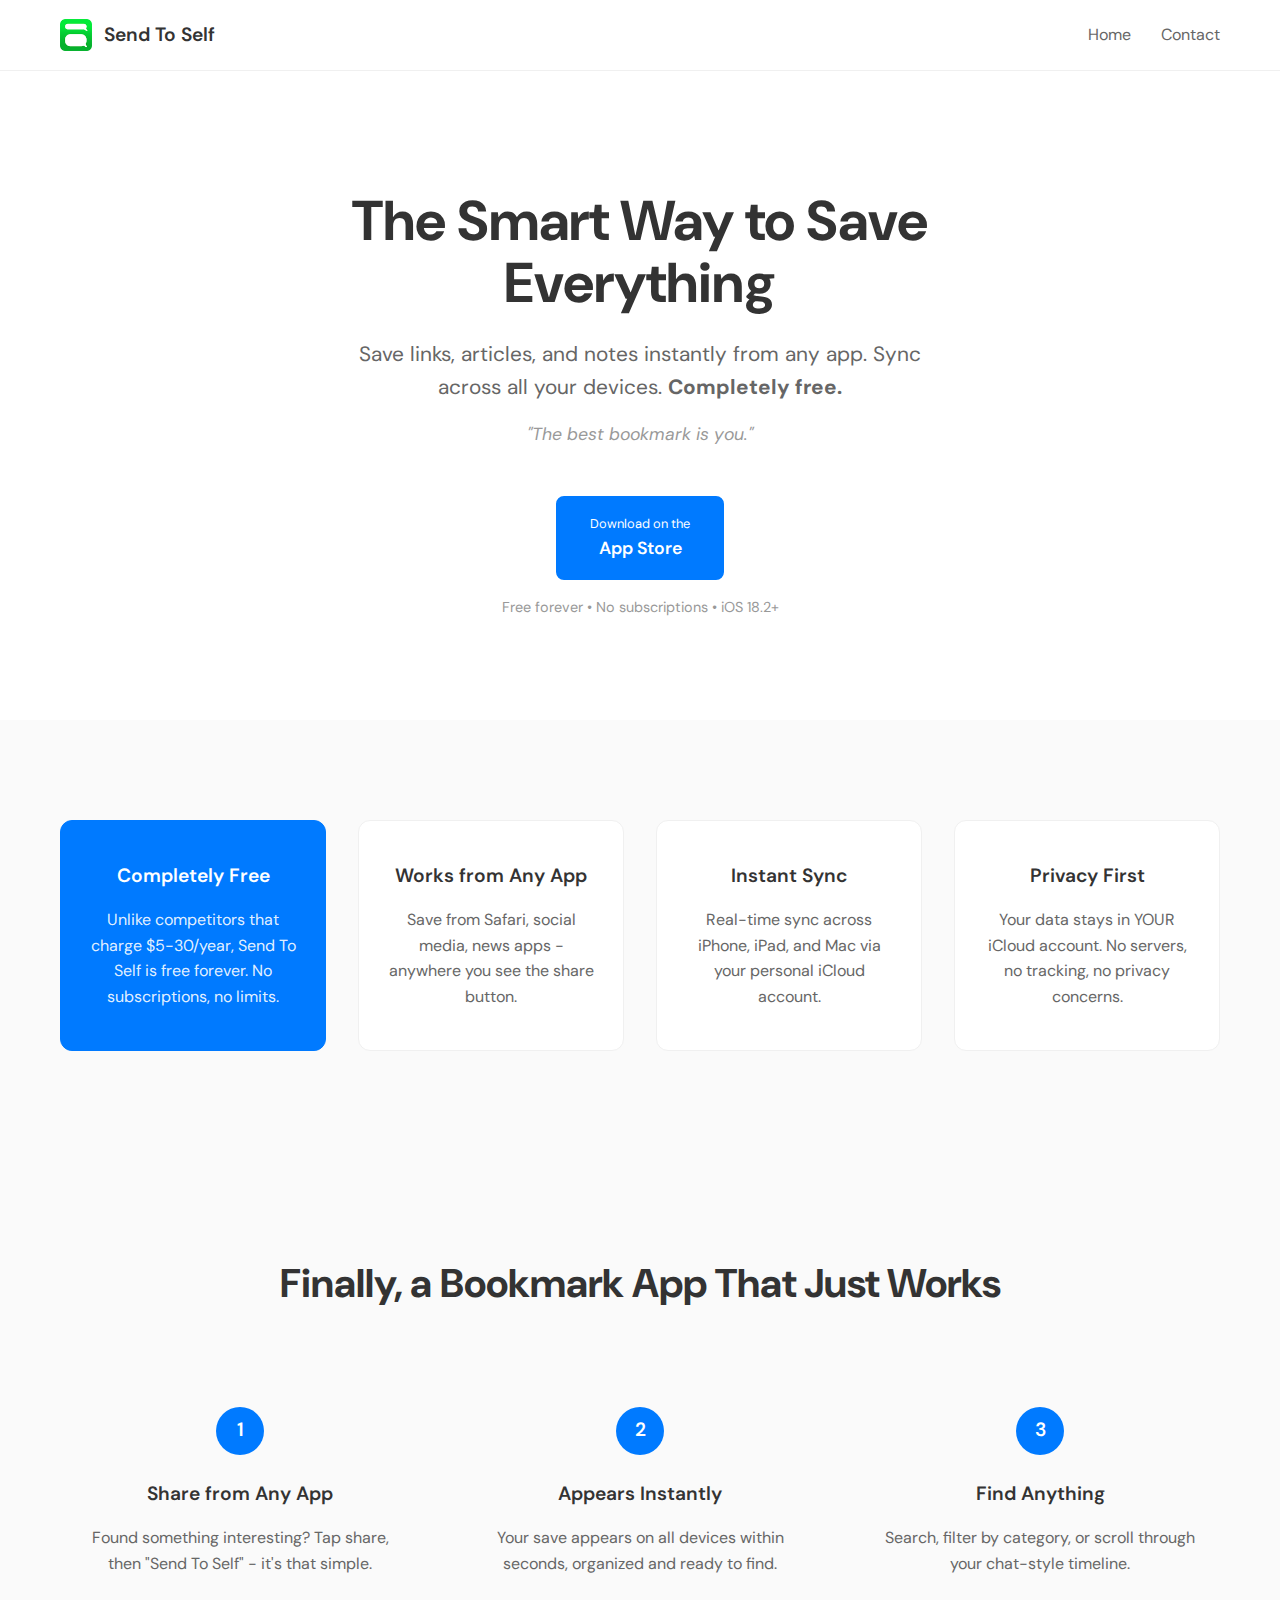
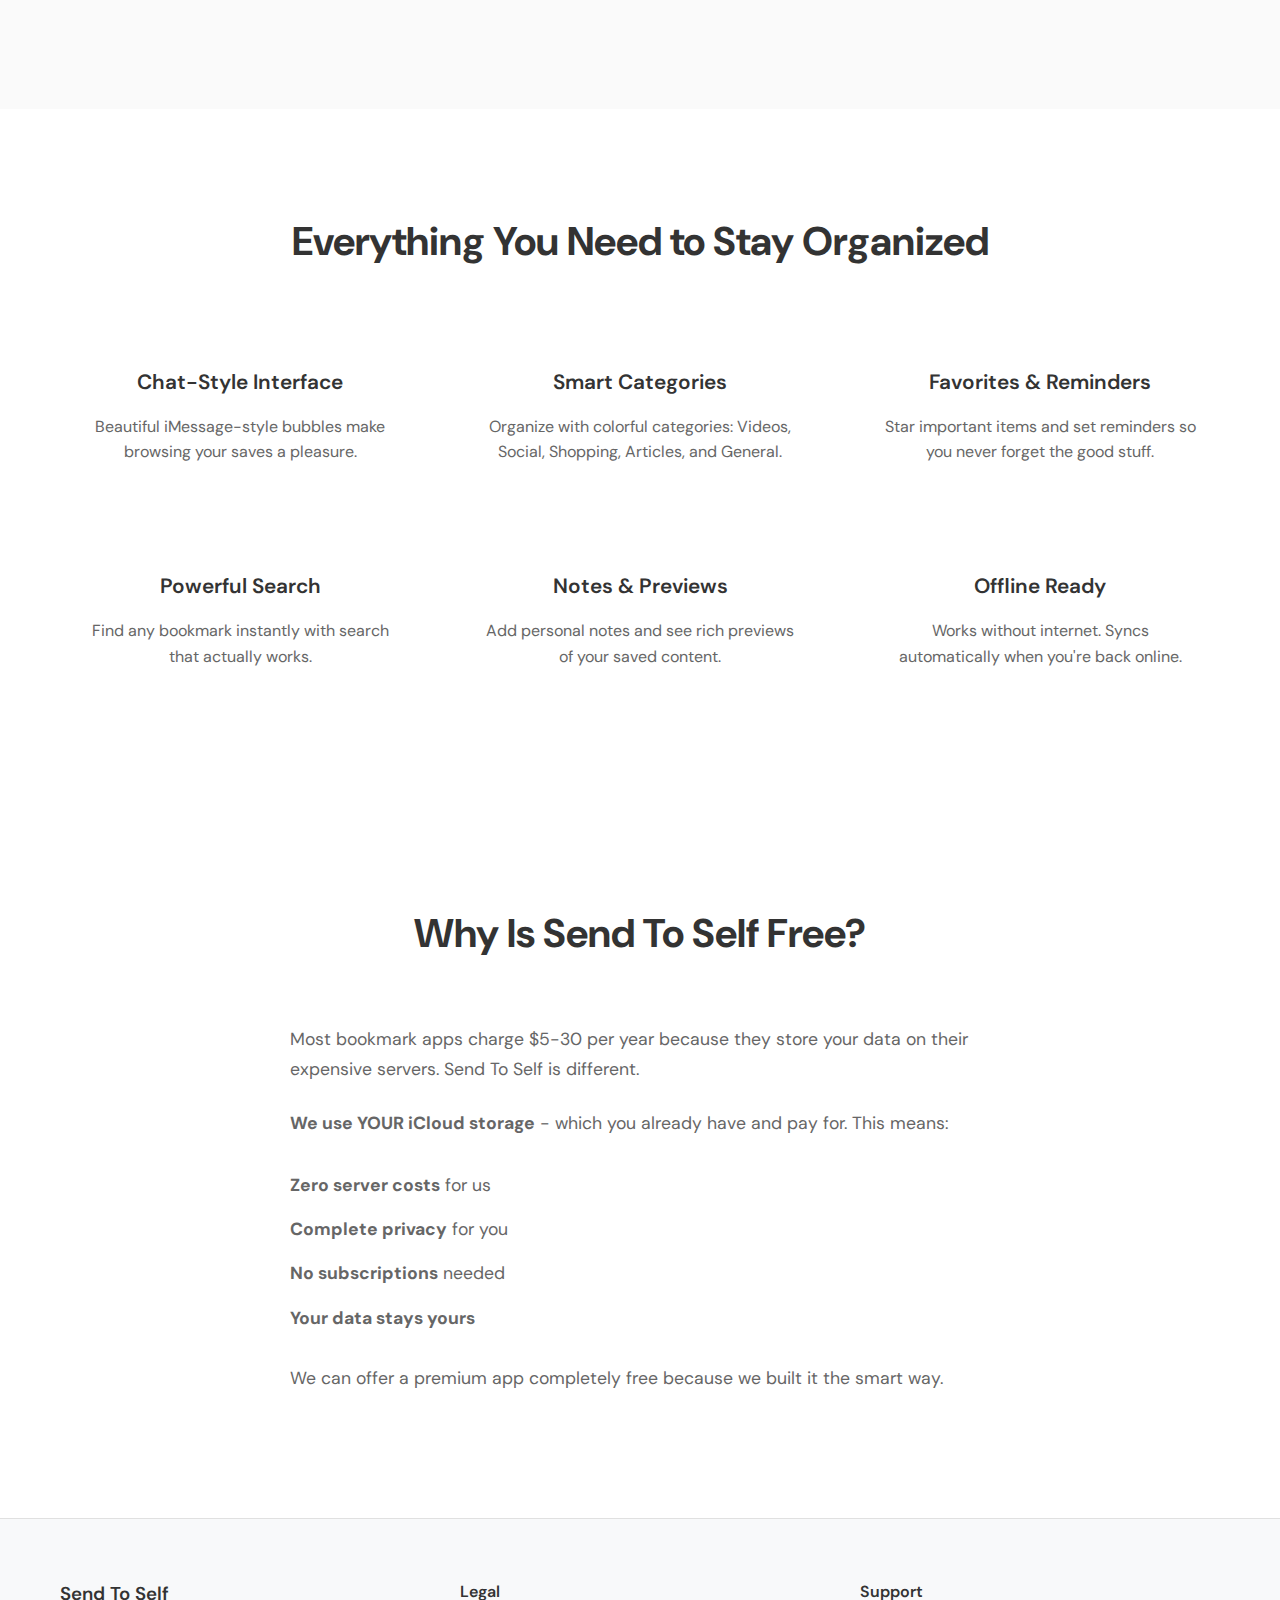
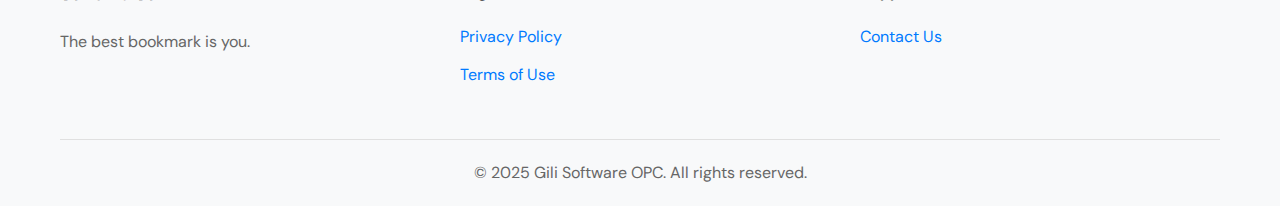
<file: index.html>
<!DOCTYPE html>
<html lang="en">
<head>
    <meta charset="UTF-8">
    <meta name="viewport" content="width=device-width, initial-scale=1.0">
    <title>Send To Self - Smart Bookmarks</title>
    <meta name="description" content="The smart way to save everything. Save links, articles, and notes instantly from any app. Sync across your iOS devices. Completely free.">
    <meta name="keywords" content="bookmark app, save links, organize bookmarks, icloud sync, productivity, read later">
    <link rel="stylesheet" href="styles.css">
</head>
<body>
    <header>
        <nav>
            <div class="nav-container">
                <a href="/" class="logo">
                    <img src="/img/logo.png" alt="Send To Self Logo">
                    Send To Self
                </a>
                <ul class="nav-links">
                    <li><a href="/">Home</a></li>
                    <li><a href="/contact">Contact</a></li>
                </ul>
            </div>
        </nav>
    </header>

    <main>
        <section class="hero">
            <div class="container">
                <h1>The Smart Way to Save<br>Everything</h1>
                <p class="hero-subtitle">Save links, articles, and notes instantly from any app. Sync across all your devices. <strong>Completely free.</strong></p>
                <p class="tagline">"The best bookmark is you."</p>
                <div class="cta-buttons">
                    <a href="https://apps.apple.com/app/id6747897667" class="btn-primary">
                        <span class="app-store-text">Download on the</span>
                        <span class="app-store-main">App Store</span>
                    </a>
                    <p class="cta-subtitle">Free forever • No subscriptions • iOS 18.2+</p>
                </div>
            </div>
        </section>

        <section class="value-props">
            <div class="container">
                <div class="value-prop-grid">
                    <div class="value-prop highlight">
                        <h3>Completely Free</h3>
                        <p>Unlike competitors that charge $5-30/year, Send To Self is free forever. No subscriptions, no limits.</p>
                    </div>
                    <div class="value-prop">
                        <h3>Works from Any App</h3>
                        <p>Save from Safari, social media, news apps - anywhere you see the share button.</p>
                    </div>
                    <div class="value-prop">
                        <h3>Instant Sync</h3>
                        <p>Real-time sync across iPhone, iPad, and Mac via your personal iCloud account.</p>
                    </div>
                    <div class="value-prop">
                        <h3>Privacy First</h3>
                        <p>Your data stays in YOUR iCloud account. No servers, no tracking, no privacy concerns.</p>
                    </div>
                </div>
            </div>
        </section>

        <section class="how-it-works">
            <div class="container">
                <h2>Finally, a Bookmark App That Just Works</h2>
                <div class="steps">
                    <div class="step">
                        <div class="step-number">1</div>
                        <h3>Share from Any App</h3>
                        <p>Found something interesting? Tap share, then "Send To Self" - it's that simple.</p>
                    </div>
                    <div class="step">
                        <div class="step-number">2</div>
                        <h3>Appears Instantly</h3>
                        <p>Your save appears on all devices within seconds, organized and ready to find.</p>
                    </div>
                    <div class="step">
                        <div class="step-number">3</div>
                        <h3>Find Anything</h3>
                        <p>Search, filter by category, or scroll through your chat-style timeline.</p>
                    </div>
                </div>
            </div>
        </section>

        <section class="features">
            <div class="container">
                <h2>Everything You Need to Stay Organized</h2>
                <div class="features-grid">
                    <div class="feature">
                        <h3>Chat-Style Interface</h3>
                        <p>Beautiful iMessage-style bubbles make browsing your saves a pleasure.</p>
                    </div>
                    <div class="feature">
                        <h3>Smart Categories</h3>
                        <p>Organize with colorful categories: Videos, Social, Shopping, Articles, and General.</p>
                    </div>
                    <div class="feature">
                        <h3>Favorites & Reminders</h3>
                        <p>Star important items and set reminders so you never forget the good stuff.</p>
                    </div>
                    <div class="feature">
                        <h3>Powerful Search</h3>
                        <p>Find any bookmark instantly with search that actually works.</p>
                    </div>
                    <div class="feature">
                        <h3>Notes & Previews</h3>
                        <p>Add personal notes and see rich previews of your saved content.</p>
                    </div>
                    <div class="feature">
                        <h3>Offline Ready</h3>
                        <p>Works without internet. Syncs automatically when you're back online.</p>
                    </div>
                </div>
            </div>
        </section>


        <section class="why-free">
            <div class="container">
                <h2>Why Is Send To Self Free?</h2>
                <div class="why-free-content">
                    <div class="why-free-text">
                        <p>Most bookmark apps charge $5-30 per year because they store your data on their expensive servers. Send To Self is different.</p>
                        <p><strong>We use YOUR iCloud storage</strong> - which you already have and pay for. This means:</p>
                        <ul>
                            <li><strong>Zero server costs</strong> for us</li>
                            <li><strong>Complete privacy</strong> for you</li>
                            <li><strong>No subscriptions</strong> needed</li>
                            <li><strong>Your data stays yours</strong></li>
                        </ul>
                        <p>We can offer a premium app completely free because we built it the smart way.</p>
                    </div>
                </div>
            </div>
        </section>

    </main>

    <footer>
        <div class="container">
            <div class="footer-content">
                <div class="footer-section">
                    <h3>Send To Self</h3>
                    <p>The best bookmark is you.</p>
                </div>
                <div class="footer-section">
                    <h4>Legal</h4>
                    <ul>
                        <li><a href="/privacy">Privacy Policy</a></li>
                        <li><a href="/terms">Terms of Use</a></li>
                    </ul>
                </div>
                <div class="footer-section">
                    <h4>Support</h4>
                    <ul>
                        <li><a href="/contact">Contact Us</a></li>
                    </ul>
                </div>
            </div>
            <div class="footer-bottom">
                <p>&copy; 2025 Gili Software OPC. All rights reserved.</p>
            </div>
        </div>
    </footer>
</body>
</html>
</file>
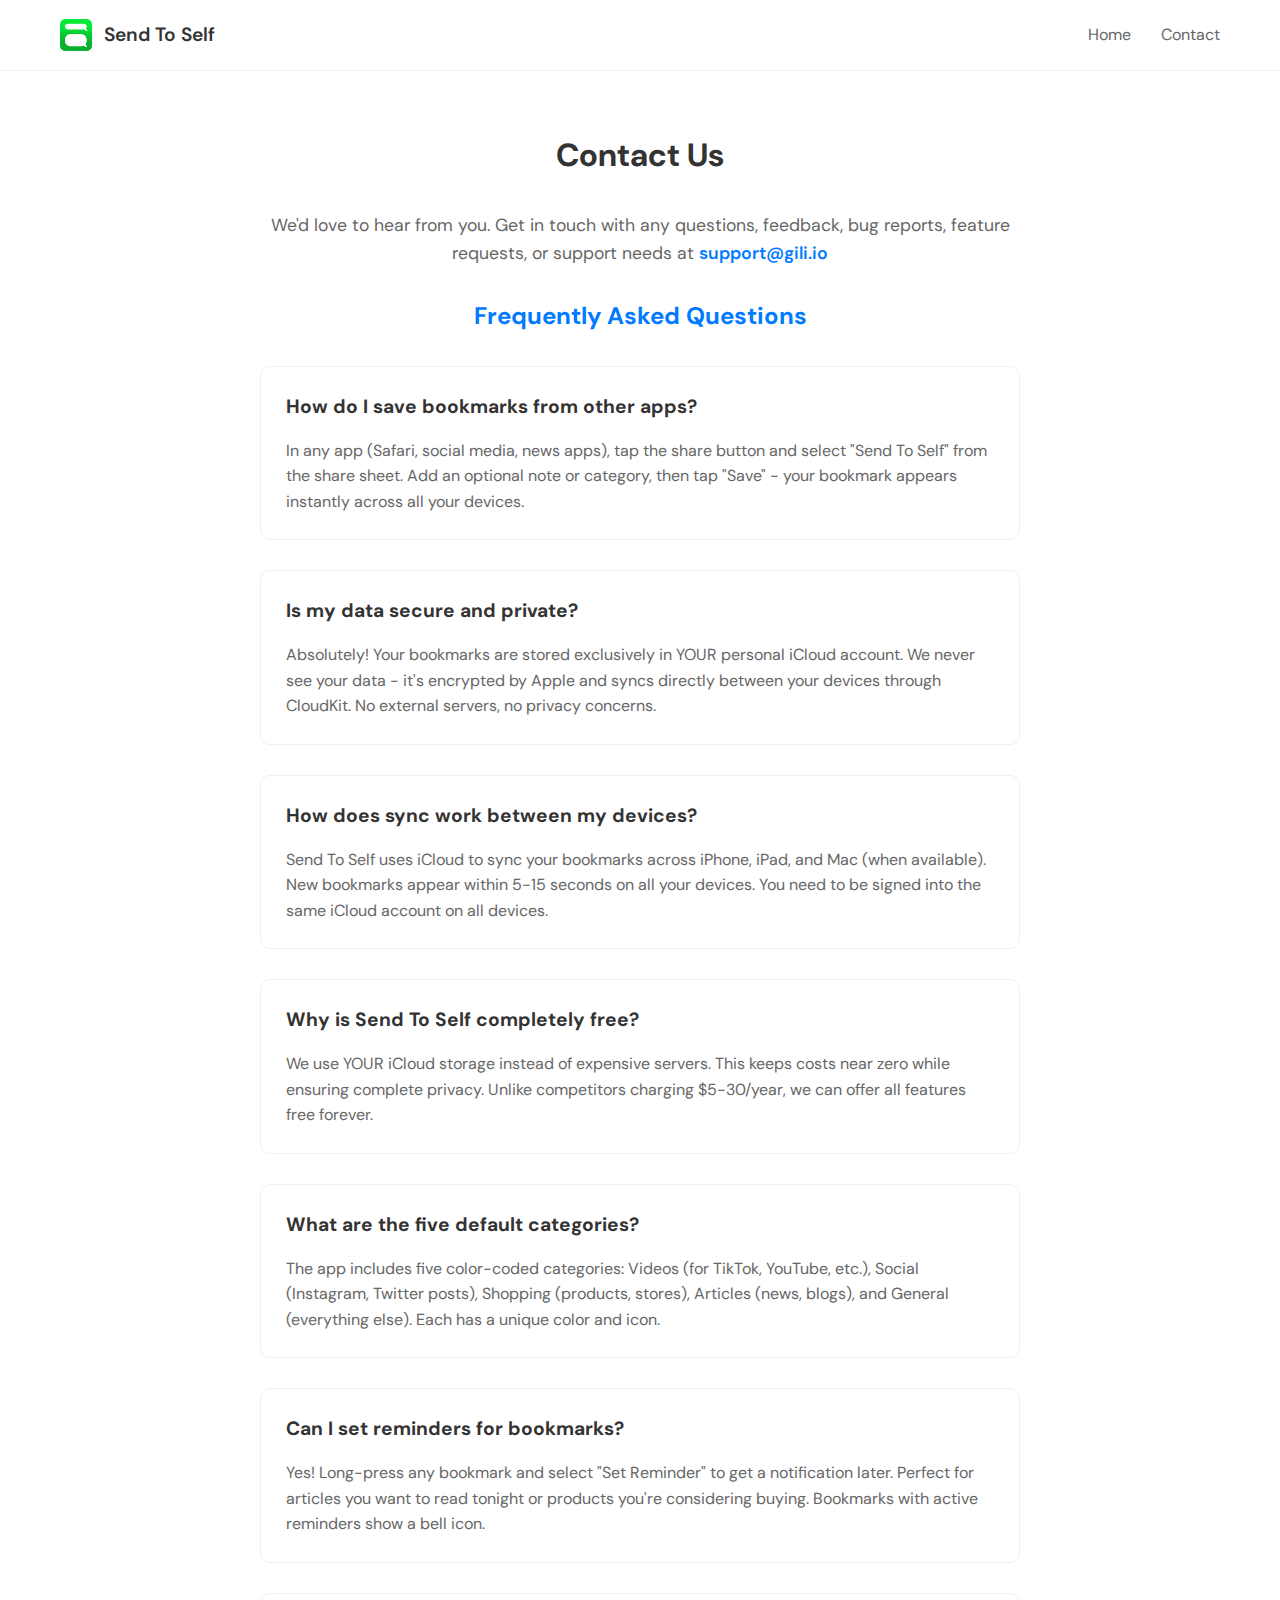
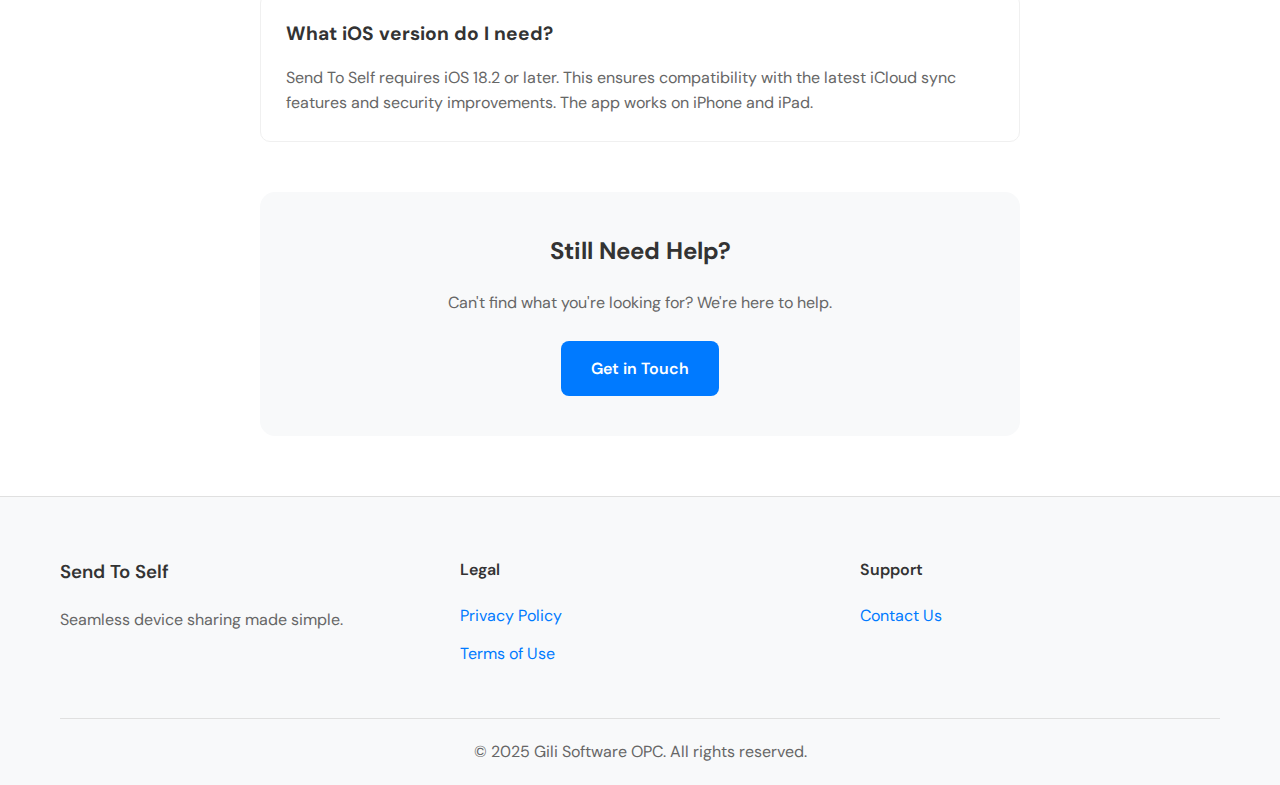
<file: contact.html>
<!DOCTYPE html>
<html lang="en">
<head>
    <meta charset="UTF-8">
    <meta name="viewport" content="width=device-width, initial-scale=1.0">
    <title>Contact Us - Send To Self</title>
    <meta name="description" content="Contact Send To Self for support and inquiries">
    <link rel="stylesheet" href="styles.css">
</head>
<body>
    <header>
        <nav>
            <div class="nav-container">
                <a href="/" class="logo">
                    <img src="/img/logo.png" alt="Send To Self Logo">
                    Send To Self
                </a>
                <ul class="nav-links">
                    <li><a href="/">Home</a></li>
                    <li><a href="/contact">Contact</a></li>
                </ul>
            </div>
        </nav>
    </header>

    <main style="margin-top: 70px;">
        <div class="container" style="max-width: 800px; padding: 60px 20px;">
            <h1 style="margin-bottom: 30px; color: #333; text-align: center;">Contact Us</h1>
            <p style="margin-bottom: 30px; color: #666; text-align: center; font-size: 1.1rem;">We'd love to hear from you. Get in touch with any questions, feedback, bug reports, feature requests, or support needs at <a href="mailto:support@gili.io" style="color: #007AFF; text-decoration: none; font-weight: 600;">support@gili.io</a></p>

            <section style="margin-bottom: 50px;">
                <h2 style="margin-bottom: 30px; color: #007AFF; text-align: center;">Frequently Asked Questions</h2>
                
                <div style="margin-bottom: 30px; padding: 25px; background: white; border-radius: 10px; border: 1px solid #f0f0f0;">
                    <h3 style="margin-bottom: 15px; color: #333; font-size: 1.2rem;">How do I save bookmarks from other apps?</h3>
                    <p style="color: #666; line-height: 1.6;">In any app (Safari, social media, news apps), tap the share button and select "Send To Self" from the share sheet. Add an optional note or category, then tap "Save" - your bookmark appears instantly across all your devices.</p>
                </div>

                <div style="margin-bottom: 30px; padding: 25px; background: white; border-radius: 10px; border: 1px solid #f0f0f0;">
                    <h3 style="margin-bottom: 15px; color: #333; font-size: 1.2rem;">Is my data secure and private?</h3>
                    <p style="color: #666; line-height: 1.6;">Absolutely! Your bookmarks are stored exclusively in YOUR personal iCloud account. We never see your data - it's encrypted by Apple and syncs directly between your devices through CloudKit. No external servers, no privacy concerns.</p>
                </div>

                <div style="margin-bottom: 30px; padding: 25px; background: white; border-radius: 10px; border: 1px solid #f0f0f0;">
                    <h3 style="margin-bottom: 15px; color: #333; font-size: 1.2rem;">How does sync work between my devices?</h3>
                    <p style="color: #666; line-height: 1.6;">Send To Self uses iCloud to sync your bookmarks across iPhone, iPad, and Mac (when available). New bookmarks appear within 5-15 seconds on all your devices. You need to be signed into the same iCloud account on all devices.</p>
                </div>

                <div style="margin-bottom: 30px; padding: 25px; background: white; border-radius: 10px; border: 1px solid #f0f0f0;">
                    <h3 style="margin-bottom: 15px; color: #333; font-size: 1.2rem;">Why is Send To Self completely free?</h3>
                    <p style="color: #666; line-height: 1.6;">We use YOUR iCloud storage instead of expensive servers. This keeps costs near zero while ensuring complete privacy. Unlike competitors charging $5-30/year, we can offer all features free forever.</p>
                </div>

                <div style="margin-bottom: 30px; padding: 25px; background: white; border-radius: 10px; border: 1px solid #f0f0f0;">
                    <h3 style="margin-bottom: 15px; color: #333; font-size: 1.2rem;">What are the five default categories?</h3>
                    <p style="color: #666; line-height: 1.6;">The app includes five color-coded categories: Videos (for TikTok, YouTube, etc.), Social (Instagram, Twitter posts), Shopping (products, stores), Articles (news, blogs), and General (everything else). Each has a unique color and icon.</p>
                </div>

                <div style="margin-bottom: 30px; padding: 25px; background: white; border-radius: 10px; border: 1px solid #f0f0f0;">
                    <h3 style="margin-bottom: 15px; color: #333; font-size: 1.2rem;">Can I set reminders for bookmarks?</h3>
                    <p style="color: #666; line-height: 1.6;">Yes! Long-press any bookmark and select "Set Reminder" to get a notification later. Perfect for articles you want to read tonight or products you're considering buying. Bookmarks with active reminders show a bell icon.</p>
                </div>

                <div style="margin-bottom: 30px; padding: 25px; background: white; border-radius: 10px; border: 1px solid #f0f0f0;">
                    <h3 style="margin-bottom: 15px; color: #333; font-size: 1.2rem;">What iOS version do I need?</h3>
                    <p style="color: #666; line-height: 1.6;">Send To Self requires iOS 18.2 or later. This ensures compatibility with the latest iCloud sync features and security improvements. The app works on iPhone and iPad.</p>
                </div>
            </section>

            <section style="background: #f8f9fa; padding: 40px; border-radius: 15px; text-align: center;">
                <h2 style="margin-bottom: 20px; color: #333;">Still Need Help?</h2>
                <p style="margin-bottom: 25px; color: #666;">Can't find what you're looking for? We're here to help.</p>
                <a href="mailto:support@gili.io" style="display: inline-block; background: #007AFF; color: white; padding: 15px 30px; border-radius: 8px; text-decoration: none; font-weight: 600; transition: background 0.2s;">Get in Touch</a>
            </section>
        </div>
    </main>

    <footer>
        <div class="container">
            <div class="footer-content">
                <div class="footer-section">
                    <h3>Send To Self</h3>
                    <p>Seamless device sharing made simple.</p>
                </div>
                <div class="footer-section">
                    <h4>Legal</h4>
                    <ul>
                        <li><a href="/privacy">Privacy Policy</a></li>
                        <li><a href="/terms">Terms of Use</a></li>
                    </ul>
                </div>
                <div class="footer-section">
                    <h4>Support</h4>
                    <ul>
                        <li><a href="/contact">Contact Us</a></li>
                    </ul>
                </div>
            </div>
            <div class="footer-bottom">
                <p>&copy; 2025 Gili Software OPC. All rights reserved.</p>
            </div>
        </div>
    </footer>
</body>
</html>
</file>
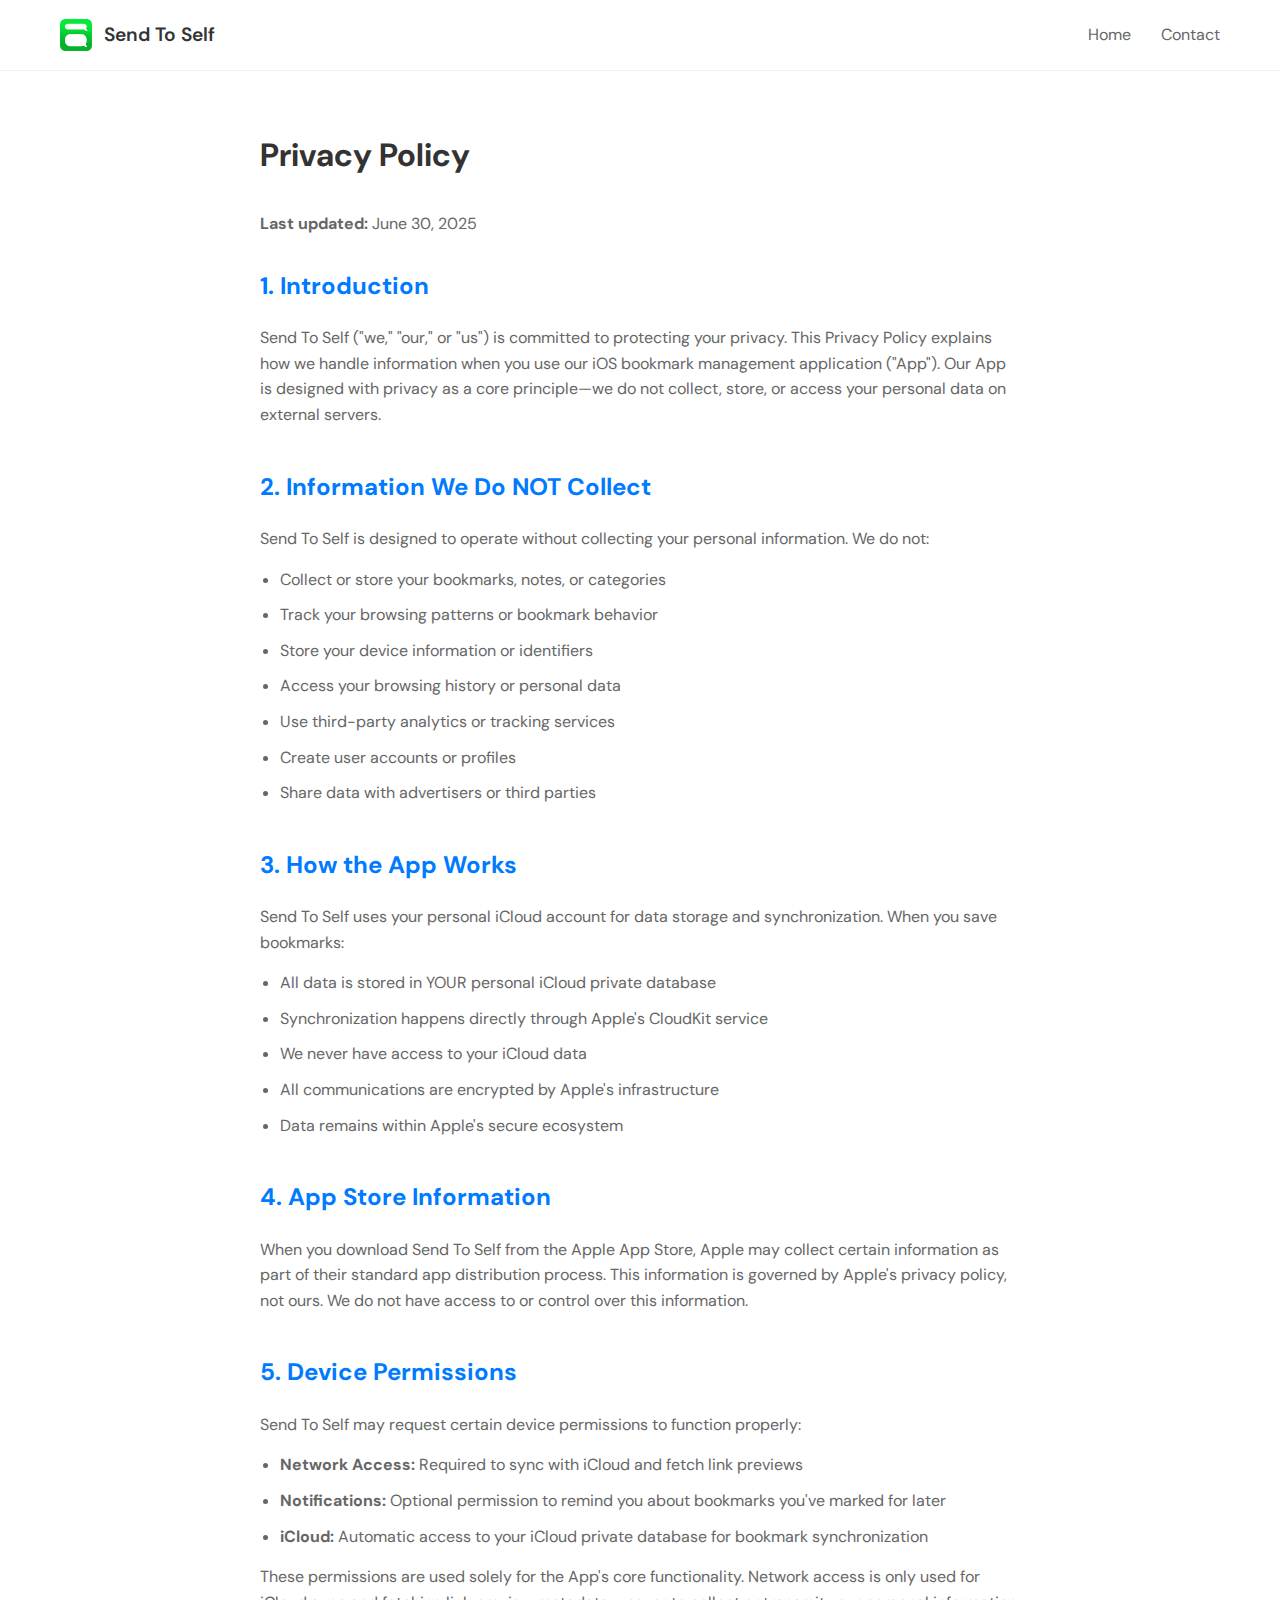
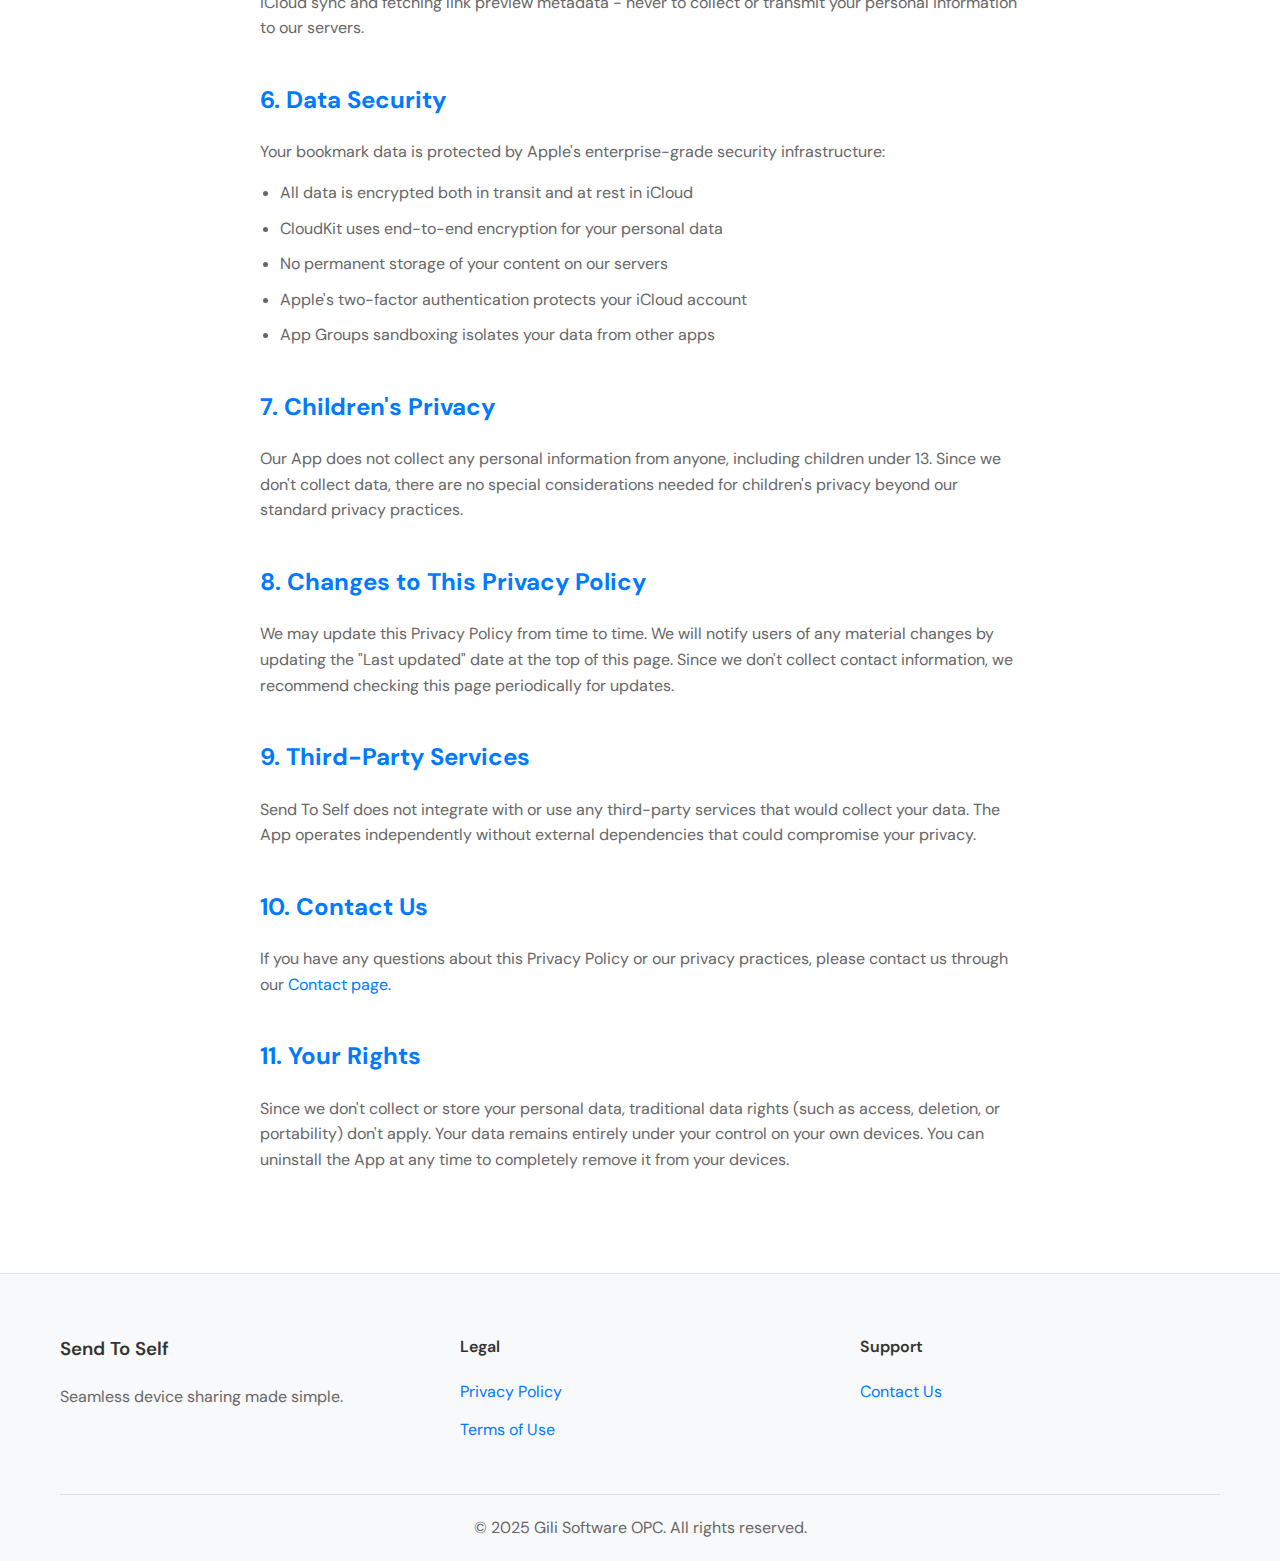
<file: privacy.html>
<!DOCTYPE html>
<html lang="en">
<head>
    <meta charset="UTF-8">
    <meta name="viewport" content="width=device-width, initial-scale=1.0">
    <title>Privacy Policy - Send To Self</title>
    <meta name="description" content="Privacy Policy for Send To Self app">
    <link rel="stylesheet" href="styles.css">
</head>
<body>
    <header>
        <nav>
            <div class="nav-container">
                <a href="/" class="logo">
                    <img src="/img/logo.png" alt="Send To Self Logo">
                    Send To Self
                </a>
                <ul class="nav-links">
                    <li><a href="/">Home</a></li>
                    <li><a href="/contact">Contact</a></li>
                </ul>
            </div>
        </nav>
    </header>

    <main style="margin-top: 70px;">
        <div class="container" style="max-width: 800px; padding: 60px 20px;">
            <h1 style="margin-bottom: 30px; color: #333;">Privacy Policy</h1>
            <p style="margin-bottom: 30px; color: #666;"><strong>Last updated:</strong> June 30, 2025</p>
            
            <section style="margin-bottom: 40px;">
                <h2 style="margin-bottom: 20px; color: #007AFF;">1. Introduction</h2>
                <p style="margin-bottom: 15px; line-height: 1.6; color: #666;">Send To Self ("we," "our," or "us") is committed to protecting your privacy. This Privacy Policy explains how we handle information when you use our iOS bookmark management application ("App"). Our App is designed with privacy as a core principle—we do not collect, store, or access your personal data on external servers.</p>
            </section>

            <section style="margin-bottom: 40px;">
                <h2 style="margin-bottom: 20px; color: #007AFF;">2. Information We Do NOT Collect</h2>
                <p style="margin-bottom: 15px; line-height: 1.6; color: #666;">Send To Self is designed to operate without collecting your personal information. We do not:</p>
                <ul style="margin-left: 20px; margin-bottom: 15px; color: #666;">
                    <li style="margin-bottom: 10px;">Collect or store your bookmarks, notes, or categories</li>
                    <li style="margin-bottom: 10px;">Track your browsing patterns or bookmark behavior</li>
                    <li style="margin-bottom: 10px;">Store your device information or identifiers</li>
                    <li style="margin-bottom: 10px;">Access your browsing history or personal data</li>
                    <li style="margin-bottom: 10px;">Use third-party analytics or tracking services</li>
                    <li style="margin-bottom: 10px;">Create user accounts or profiles</li>
                    <li style="margin-bottom: 10px;">Share data with advertisers or third parties</li>
                </ul>
            </section>

            <section style="margin-bottom: 40px;">
                <h2 style="margin-bottom: 20px; color: #007AFF;">3. How the App Works</h2>
                <p style="margin-bottom: 15px; line-height: 1.6; color: #666;">Send To Self uses your personal iCloud account for data storage and synchronization. When you save bookmarks:</p>
                <ul style="margin-left: 20px; margin-bottom: 15px; color: #666;">
                    <li style="margin-bottom: 10px;">All data is stored in YOUR personal iCloud private database</li>
                    <li style="margin-bottom: 10px;">Synchronization happens directly through Apple's CloudKit service</li>
                    <li style="margin-bottom: 10px;">We never have access to your iCloud data</li>
                    <li style="margin-bottom: 10px;">All communications are encrypted by Apple's infrastructure</li>
                    <li style="margin-bottom: 10px;">Data remains within Apple's secure ecosystem</li>
                </ul>
            </section>

            <section style="margin-bottom: 40px;">
                <h2 style="margin-bottom: 20px; color: #007AFF;">4. App Store Information</h2>
                <p style="margin-bottom: 15px; line-height: 1.6; color: #666;">When you download Send To Self from the Apple App Store, Apple may collect certain information as part of their standard app distribution process. This information is governed by Apple's privacy policy, not ours. We do not have access to or control over this information.</p>
            </section>

            <section style="margin-bottom: 40px;">
                <h2 style="margin-bottom: 20px; color: #007AFF;">5. Device Permissions</h2>
                <p style="margin-bottom: 15px; line-height: 1.6; color: #666;">Send To Self may request certain device permissions to function properly:</p>
                <ul style="margin-left: 20px; margin-bottom: 15px; color: #666;">
                    <li style="margin-bottom: 10px;"><strong>Network Access:</strong> Required to sync with iCloud and fetch link previews</li>
                    <li style="margin-bottom: 10px;"><strong>Notifications:</strong> Optional permission to remind you about bookmarks you've marked for later</li>
                    <li style="margin-bottom: 10px;"><strong>iCloud:</strong> Automatic access to your iCloud private database for bookmark synchronization</li>
                </ul>
                <p style="margin-bottom: 15px; line-height: 1.6; color: #666;">These permissions are used solely for the App's core functionality. Network access is only used for iCloud sync and fetching link preview metadata - never to collect or transmit your personal information to our servers.</p>
            </section>

            <section style="margin-bottom: 40px;">
                <h2 style="margin-bottom: 20px; color: #007AFF;">6. Data Security</h2>
                <p style="margin-bottom: 15px; line-height: 1.6; color: #666;">Your bookmark data is protected by Apple's enterprise-grade security infrastructure:</p>
                <ul style="margin-left: 20px; margin-bottom: 15px; color: #666;">
                    <li style="margin-bottom: 10px;">All data is encrypted both in transit and at rest in iCloud</li>
                    <li style="margin-bottom: 10px;">CloudKit uses end-to-end encryption for your personal data</li>
                    <li style="margin-bottom: 10px;">No permanent storage of your content on our servers</li>
                    <li style="margin-bottom: 10px;">Apple's two-factor authentication protects your iCloud account</li>
                    <li style="margin-bottom: 10px;">App Groups sandboxing isolates your data from other apps</li>
                </ul>
            </section>

            <section style="margin-bottom: 40px;">
                <h2 style="margin-bottom: 20px; color: #007AFF;">7. Children's Privacy</h2>
                <p style="margin-bottom: 15px; line-height: 1.6; color: #666;">Our App does not collect any personal information from anyone, including children under 13. Since we don't collect data, there are no special considerations needed for children's privacy beyond our standard privacy practices.</p>
            </section>

            <section style="margin-bottom: 40px;">
                <h2 style="margin-bottom: 20px; color: #007AFF;">8. Changes to This Privacy Policy</h2>
                <p style="margin-bottom: 15px; line-height: 1.6; color: #666;">We may update this Privacy Policy from time to time. We will notify users of any material changes by updating the "Last updated" date at the top of this page. Since we don't collect contact information, we recommend checking this page periodically for updates.</p>
            </section>

            <section style="margin-bottom: 40px;">
                <h2 style="margin-bottom: 20px; color: #007AFF;">9. Third-Party Services</h2>
                <p style="margin-bottom: 15px; line-height: 1.6; color: #666;">Send To Self does not integrate with or use any third-party services that would collect your data. The App operates independently without external dependencies that could compromise your privacy.</p>
            </section>

            <section style="margin-bottom: 40px;">
                <h2 style="margin-bottom: 20px; color: #007AFF;">10. Contact Us</h2>
                <p style="margin-bottom: 15px; line-height: 1.6; color: #666;">If you have any questions about this Privacy Policy or our privacy practices, please contact us through our <a href="/contact" style="color: #007AFF; text-decoration: none;">Contact page</a>.</p>
            </section>

            <section style="margin-bottom: 40px;">
                <h2 style="margin-bottom: 20px; color: #007AFF;">11. Your Rights</h2>
                <p style="margin-bottom: 15px; line-height: 1.6; color: #666;">Since we don't collect or store your personal data, traditional data rights (such as access, deletion, or portability) don't apply. Your data remains entirely under your control on your own devices. You can uninstall the App at any time to completely remove it from your devices.</p>
            </section>
        </div>
    </main>

    <footer>
        <div class="container">
            <div class="footer-content">
                <div class="footer-section">
                    <h3>Send To Self</h3>
                    <p>Seamless device sharing made simple.</p>
                </div>
                <div class="footer-section">
                    <h4>Legal</h4>
                    <ul>
                        <li><a href="/privacy">Privacy Policy</a></li>
                        <li><a href="/terms">Terms of Use</a></li>
                    </ul>
                </div>
                <div class="footer-section">
                    <h4>Support</h4>
                    <ul>
                        <li><a href="/contact">Contact Us</a></li>
                    </ul>
                </div>
            </div>
            <div class="footer-bottom">
                <p>&copy; 2025 Gili Software OPC. All rights reserved.</p>
            </div>
        </div>
    </footer>
</body>
</html>
</file>
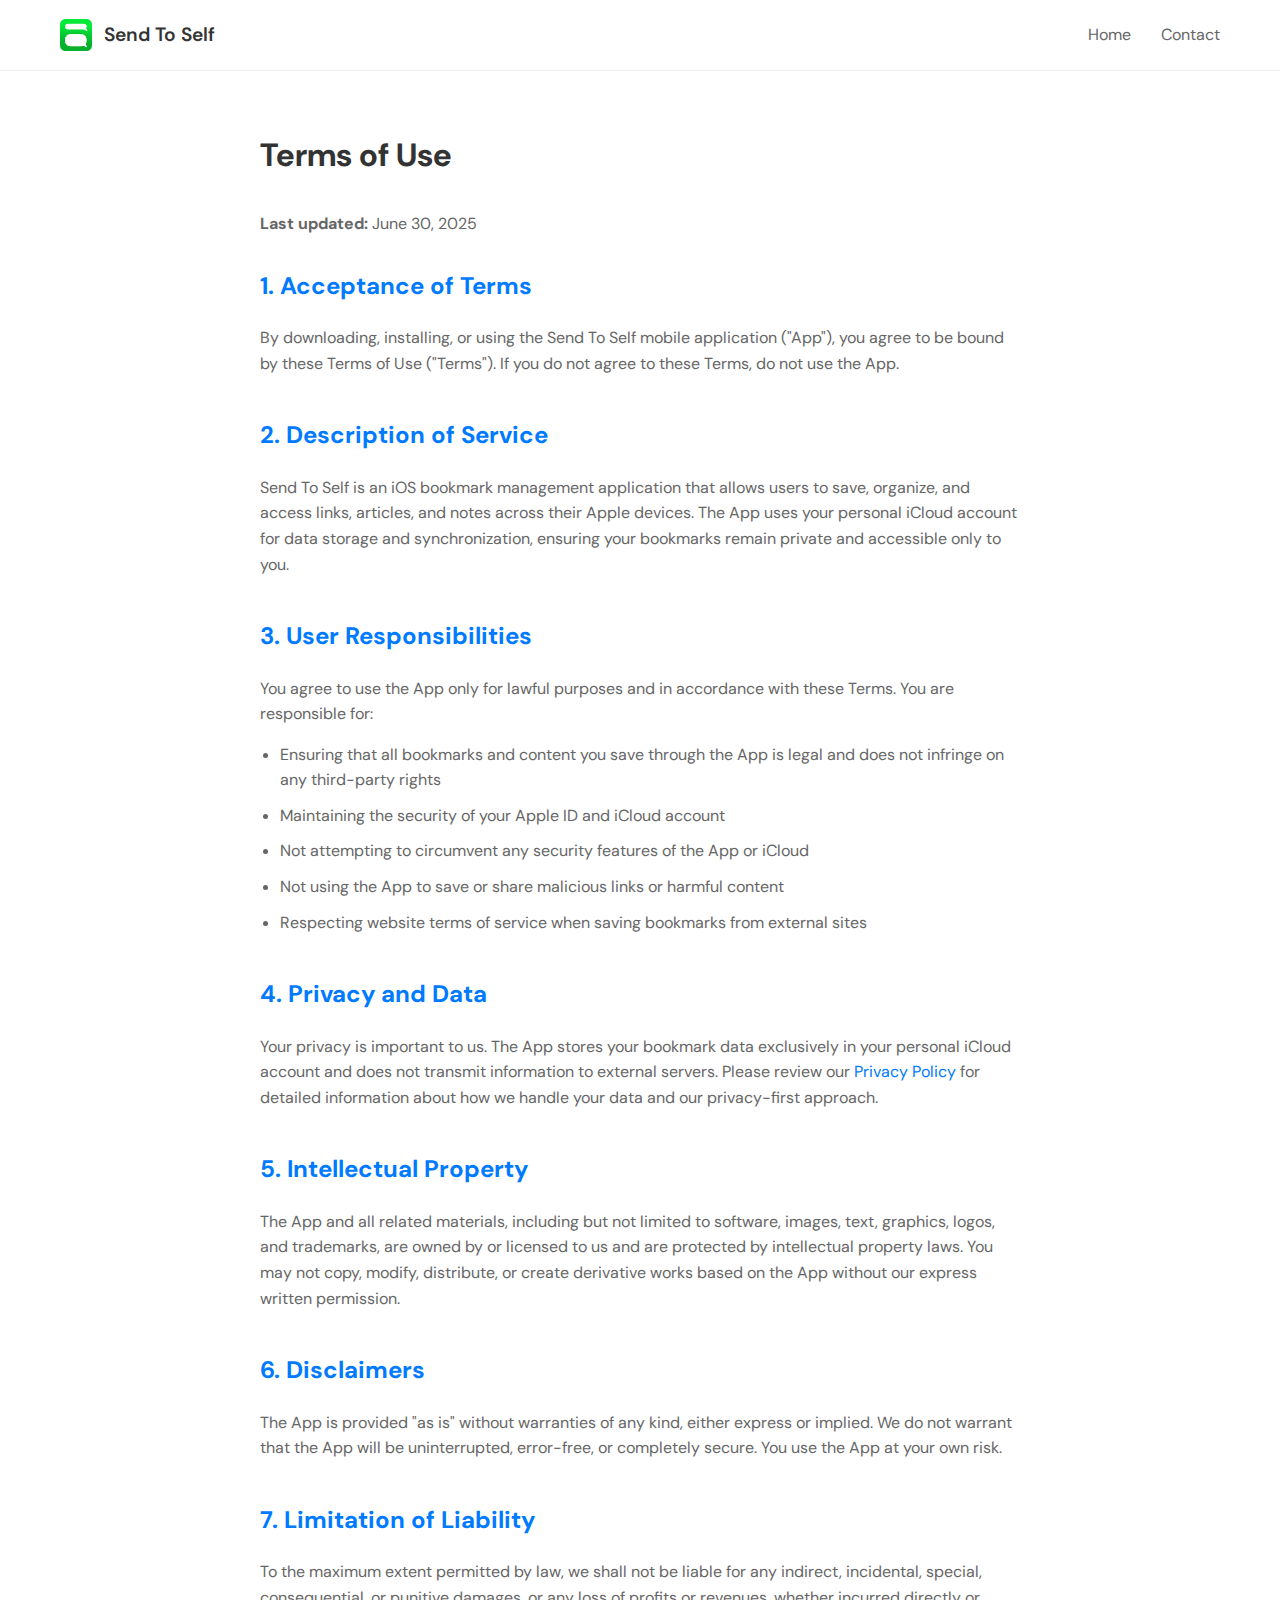
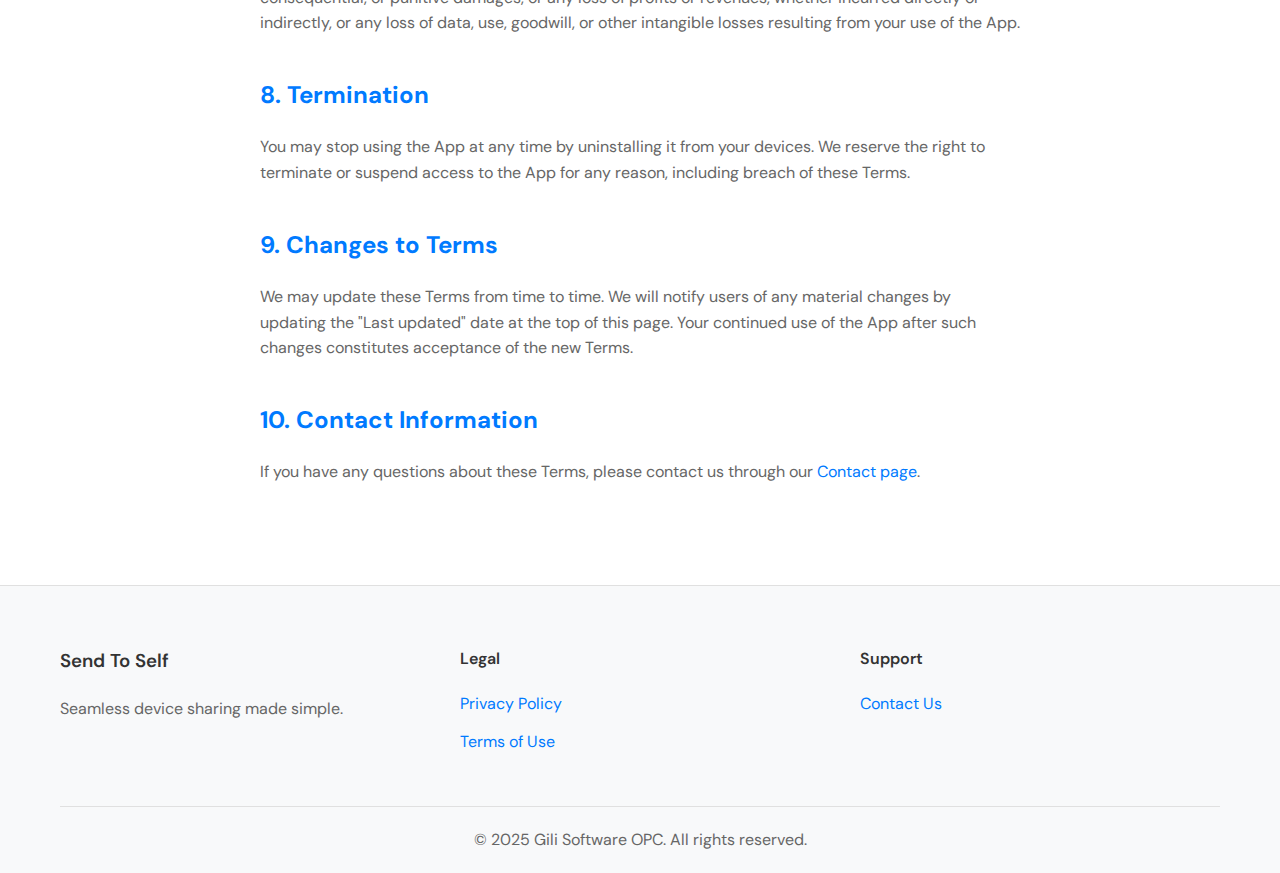
<file: terms.html>
<!DOCTYPE html>
<html lang="en">
<head>
    <meta charset="UTF-8">
    <meta name="viewport" content="width=device-width, initial-scale=1.0">
    <title>Terms of Use - Send To Self</title>
    <meta name="description" content="Terms of Use for Send To Self app">
    <link rel="stylesheet" href="styles.css">
</head>
<body>
    <header>
        <nav>
            <div class="nav-container">
                <a href="/" class="logo">
                    <img src="/img/logo.png" alt="Send To Self Logo">
                    Send To Self
                </a>
                <ul class="nav-links">
                    <li><a href="/">Home</a></li>
                    <li><a href="/contact">Contact</a></li>
                </ul>
            </div>
        </nav>
    </header>

    <main style="margin-top: 70px;">
        <div class="container" style="max-width: 800px; padding: 60px 20px;">
            <h1 style="margin-bottom: 30px; color: #333;">Terms of Use</h1>
            <p style="margin-bottom: 30px; color: #666;"><strong>Last updated:</strong> June 30, 2025</p>
            
            <section style="margin-bottom: 40px;">
                <h2 style="margin-bottom: 20px; color: #007AFF;">1. Acceptance of Terms</h2>
                <p style="margin-bottom: 15px; line-height: 1.6; color: #666;">By downloading, installing, or using the Send To Self mobile application ("App"), you agree to be bound by these Terms of Use ("Terms"). If you do not agree to these Terms, do not use the App.</p>
            </section>

            <section style="margin-bottom: 40px;">
                <h2 style="margin-bottom: 20px; color: #007AFF;">2. Description of Service</h2>
                <p style="margin-bottom: 15px; line-height: 1.6; color: #666;">Send To Self is an iOS bookmark management application that allows users to save, organize, and access links, articles, and notes across their Apple devices. The App uses your personal iCloud account for data storage and synchronization, ensuring your bookmarks remain private and accessible only to you.</p>
            </section>

            <section style="margin-bottom: 40px;">
                <h2 style="margin-bottom: 20px; color: #007AFF;">3. User Responsibilities</h2>
                <p style="margin-bottom: 15px; line-height: 1.6; color: #666;">You agree to use the App only for lawful purposes and in accordance with these Terms. You are responsible for:</p>
                <ul style="margin-left: 20px; margin-bottom: 15px; color: #666;">
                    <li style="margin-bottom: 10px;">Ensuring that all bookmarks and content you save through the App is legal and does not infringe on any third-party rights</li>
                    <li style="margin-bottom: 10px;">Maintaining the security of your Apple ID and iCloud account</li>
                    <li style="margin-bottom: 10px;">Not attempting to circumvent any security features of the App or iCloud</li>
                    <li style="margin-bottom: 10px;">Not using the App to save or share malicious links or harmful content</li>
                    <li style="margin-bottom: 10px;">Respecting website terms of service when saving bookmarks from external sites</li>
                </ul>
            </section>

            <section style="margin-bottom: 40px;">
                <h2 style="margin-bottom: 20px; color: #007AFF;">4. Privacy and Data</h2>
                <p style="margin-bottom: 15px; line-height: 1.6; color: #666;">Your privacy is important to us. The App stores your bookmark data exclusively in your personal iCloud account and does not transmit information to external servers. Please review our <a href="/privacy" style="color: #007AFF; text-decoration: none;">Privacy Policy</a> for detailed information about how we handle your data and our privacy-first approach.</p>
            </section>

            <section style="margin-bottom: 40px;">
                <h2 style="margin-bottom: 20px; color: #007AFF;">5. Intellectual Property</h2>
                <p style="margin-bottom: 15px; line-height: 1.6; color: #666;">The App and all related materials, including but not limited to software, images, text, graphics, logos, and trademarks, are owned by or licensed to us and are protected by intellectual property laws. You may not copy, modify, distribute, or create derivative works based on the App without our express written permission.</p>
            </section>

            <section style="margin-bottom: 40px;">
                <h2 style="margin-bottom: 20px; color: #007AFF;">6. Disclaimers</h2>
                <p style="margin-bottom: 15px; line-height: 1.6; color: #666;">The App is provided "as is" without warranties of any kind, either express or implied. We do not warrant that the App will be uninterrupted, error-free, or completely secure. You use the App at your own risk.</p>
            </section>

            <section style="margin-bottom: 40px;">
                <h2 style="margin-bottom: 20px; color: #007AFF;">7. Limitation of Liability</h2>
                <p style="margin-bottom: 15px; line-height: 1.6; color: #666;">To the maximum extent permitted by law, we shall not be liable for any indirect, incidental, special, consequential, or punitive damages, or any loss of profits or revenues, whether incurred directly or indirectly, or any loss of data, use, goodwill, or other intangible losses resulting from your use of the App.</p>
            </section>

            <section style="margin-bottom: 40px;">
                <h2 style="margin-bottom: 20px; color: #007AFF;">8. Termination</h2>
                <p style="margin-bottom: 15px; line-height: 1.6; color: #666;">You may stop using the App at any time by uninstalling it from your devices. We reserve the right to terminate or suspend access to the App for any reason, including breach of these Terms.</p>
            </section>

            <section style="margin-bottom: 40px;">
                <h2 style="margin-bottom: 20px; color: #007AFF;">9. Changes to Terms</h2>
                <p style="margin-bottom: 15px; line-height: 1.6; color: #666;">We may update these Terms from time to time. We will notify users of any material changes by updating the "Last updated" date at the top of this page. Your continued use of the App after such changes constitutes acceptance of the new Terms.</p>
            </section>

            <section style="margin-bottom: 40px;">
                <h2 style="margin-bottom: 20px; color: #007AFF;">10. Contact Information</h2>
                <p style="margin-bottom: 15px; line-height: 1.6; color: #666;">If you have any questions about these Terms, please contact us through our <a href="/contact" style="color: #007AFF; text-decoration: none;">Contact page</a>.</p>
            </section>
        </div>
    </main>

    <footer>
        <div class="container">
            <div class="footer-content">
                <div class="footer-section">
                    <h3>Send To Self</h3>
                    <p>Seamless device sharing made simple.</p>
                </div>
                <div class="footer-section">
                    <h4>Legal</h4>
                    <ul>
                        <li><a href="/privacy">Privacy Policy</a></li>
                        <li><a href="/terms">Terms of Use</a></li>
                    </ul>
                </div>
                <div class="footer-section">
                    <h4>Support</h4>
                    <ul>
                        <li><a href="/contact">Contact Us</a></li>
                    </ul>
                </div>
            </div>
            <div class="footer-bottom">
                <p>&copy; 2025 Gili Software OPC. All rights reserved.</p>
            </div>
        </div>
    </footer>
</body>
</html>
</file>
<file: styles.css>
@import url('https://fonts.googleapis.com/css2?family=DM+Sans:ital,opsz,wght@0,9..40,100..1000;1,9..40,100..1000&display=swap');

* {
    margin: 0;
    padding: 0;
    box-sizing: border-box;
}

body {
    font-family: 'DM Sans', -apple-system, BlinkMacSystemFont, 'Segoe UI', Roboto, sans-serif;
    line-height: 1.6;
    color: #333;
    background: #ffffff;
}

.container {
    max-width: 1200px;
    margin: 0 auto;
    padding: 0 20px;
}

/* Header */
header {
    background: #ffffff;
    border-bottom: 1px solid #f0f0f0;
    position: fixed;
    top: 0;
    left: 0;
    right: 0;
    z-index: 1000;
}

.nav-container {
    max-width: 1200px;
    margin: 0 auto;
    padding: 0 20px;
    display: flex;
    justify-content: space-between;
    align-items: center;
    height: 70px;
}

.logo {
    display: flex;
    align-items: center;
    gap: 12px;
    font-size: 1.2rem;
    font-weight: 600;
    color: #333;
    text-decoration: none;
}

.logo img {
    height: 32px;
    width: auto;
}

.nav-links {
    display: flex;
    list-style: none;
    gap: 30px;
}

.nav-links a {
    text-decoration: none;
    color: #666;
    font-weight: 400;
    transition: color 0.2s;
}

.nav-links a:hover {
    color: #007AFF;
}

/* Main Content */
main {
    margin-top: 70px;
}

/* Hero Section */
.hero {
    background: #ffffff;
    color: #333;
    text-align: center;
    padding: 120px 0 100px;
}

.hero h1 {
    font-size: 3.5rem;
    font-weight: 700;
    margin-bottom: 24px;
    line-height: 1.1;
    color: #333;
}

.hero-subtitle {
    font-size: 1.3rem;
    margin-bottom: 16px;
    color: #666;
    max-width: 600px;
    margin-left: auto;
    margin-right: auto;
    font-weight: 400;
}

.tagline {
    font-size: 1.1rem;
    font-style: italic;
    margin-bottom: 48px;
    color: #999;
    font-weight: 400;
}

.btn-primary {
    display: inline-block;
    background: #007AFF;
    color: #fff;
    padding: 16px 32px;
    border-radius: 8px;
    text-decoration: none;
    font-weight: 500;
    font-size: 1rem;
    transition: all 0.2s;
    border: 2px solid #007AFF;
}

.btn-primary:hover {
    background: #0066CC;
    border-color: #0066CC;
}

.app-store-text {
    display: block;
    font-size: 0.8rem;
    font-weight: 400;
}

.app-store-main {
    display: block;
    font-size: 1.1rem;
    font-weight: 600;
}

.cta-subtitle {
    margin-top: 16px;
    font-size: 0.9rem;
    color: #999;
}

/* Value Props Section */
.value-props {
    padding: 100px 0;
    background: #fafafa;
}

.value-prop-grid {
    display: grid;
    grid-template-columns: repeat(auto-fit, minmax(250px, 1fr));
    gap: 32px;
}

.value-prop {
    text-align: center;
    padding: 40px 24px;
    background: #ffffff;
    border-radius: 12px;
    border: 1px solid #f0f0f0;
    transition: all 0.2s;
}

.value-prop:hover {
    border-color: #e0e0e0;
    transform: translateY(-2px);
}

.value-prop.highlight {
    background: #007AFF;
    color: #fff;
    border-color: #007AFF;
}

.value-prop.highlight h3 {
    color: #fff;
}

.value-prop.highlight p {
    color: rgba(255,255,255,0.9);
}


.value-prop h3 {
    font-size: 1.2rem;
    margin-bottom: 16px;
    color: #333;
    font-weight: 600;
}

.value-prop p {
    color: #666;
    line-height: 1.6;
    font-weight: 400;
}

/* Features Section */
.features {
    padding: 100px 0;
    background: #ffffff;
}

.features h2 {
    text-align: center;
    font-size: 2.5rem;
    margin-bottom: 60px;
    color: #333;
    font-weight: 700;
}

.features-grid {
    display: grid;
    grid-template-columns: repeat(auto-fit, minmax(300px, 1fr));
    gap: 40px;
}

.feature {
    text-align: center;
    padding: 32px 24px;
}


.feature h3 {
    font-size: 1.3rem;
    margin-bottom: 16px;
    color: #333;
    font-weight: 600;
}

.feature p {
    color: #666;
    line-height: 1.6;
    font-weight: 400;
}

/* How It Works Section */
.how-it-works {
    padding: 100px 0;
    background: #fafafa;
}

.how-it-works h2 {
    text-align: center;
    font-size: 2.5rem;
    margin-bottom: 60px;
    color: #333;
    font-weight: 700;
}

.steps {
    display: grid;
    grid-template-columns: repeat(auto-fit, minmax(300px, 1fr));
    gap: 40px;
}

.step {
    text-align: center;
    padding: 32px 24px;
}

.step-number {
    width: 48px;
    height: 48px;
    background: #007AFF;
    color: #fff;
    border-radius: 50%;
    display: flex;
    align-items: center;
    justify-content: center;
    font-size: 1.2rem;
    font-weight: 600;
    margin: 0 auto 24px;
}

.step h3 {
    font-size: 1.2rem;
    margin-bottom: 16px;
    color: #333;
    font-weight: 600;
}

.step p {
    color: #666;
    line-height: 1.6;
    font-weight: 400;
}

/* Why Free Section */
.why-free {
    padding: 100px 0;
    background: #ffffff;
}

.why-free h2 {
    text-align: center;
    font-size: 2.5rem;
    margin-bottom: 60px;
    color: #333;
    font-weight: 700;
}

.why-free-content {
    max-width: 700px;
    margin: 0 auto;
}

.why-free-text p {
    font-size: 1.1rem;
    line-height: 1.7;
    margin-bottom: 24px;
    color: #666;
    font-weight: 400;
}

.why-free-text ul {
    margin: 32px 0;
    padding-left: 0;
    list-style: none;
}

.why-free-text li {
    font-size: 1.1rem;
    margin-bottom: 16px;
    color: #666;
    line-height: 1.6;
    font-weight: 400;
}

/* CTA Final Section */
.cta-final {
    padding: 100px 0;
    background: #fafafa;
    text-align: center;
}

.cta-final h2 {
    font-size: 2.5rem;
    margin-bottom: 24px;
    font-weight: 700;
    color: #333;
}

.cta-final p {
    font-size: 1.2rem;
    margin-bottom: 40px;
    color: #666;
    max-width: 600px;
    margin-left: auto;
    margin-right: auto;
    font-weight: 400;
}

/* Footer */
footer {
    background: #f8f9fa;
    color: #666;
    padding: 60px 0 20px;
    border-top: 1px solid #e0e0e0;
}

.footer-content {
    display: grid;
    grid-template-columns: repeat(auto-fit, minmax(250px, 1fr));
    gap: 40px;
    margin-bottom: 40px;
}

.footer-section h3,
.footer-section h4 {
    margin-bottom: 20px;
    color: #333;
    font-weight: 600;
}

.footer-section p {
    color: #666;
    font-weight: 400;
}

.footer-section ul {
    list-style: none;
}

.footer-section ul li {
    margin-bottom: 12px;
}

.footer-section a {
    color: #007AFF;
    text-decoration: none;
    transition: color 0.2s;
    font-weight: 400;
}

.footer-section a:hover {
    color: #0066CC;
}

.footer-bottom {
    text-align: center;
    padding-top: 20px;
    border-top: 1px solid #e0e0e0;
    color: #666;
    font-weight: 400;
}

/* Responsive Design */
@media (max-width: 768px) {
    .hero h1 {
        font-size: 2.5rem;
    }
    
    .hero-subtitle {
        font-size: 1.1rem;
    }
    
    .hero {
        padding: 80px 0 60px;
    }
    
    .features h2,
    .how-it-works h2,
    .why-free h2,
    .cta-final h2 {
        font-size: 2rem;
    }
    
    .nav-links {
        gap: 20px;
    }
    
    .container {
        padding: 0 16px;
    }
    
    .features,
    .how-it-works,
    .why-free,
    .cta-final,
    .value-props {
        padding: 80px 0;
    }
    
    .value-prop-grid {
        grid-template-columns: 1fr;
        gap: 24px;
    }

    .features-grid,
    .steps {
        grid-template-columns: 1fr;
        gap: 32px;
    }
}
</file>
